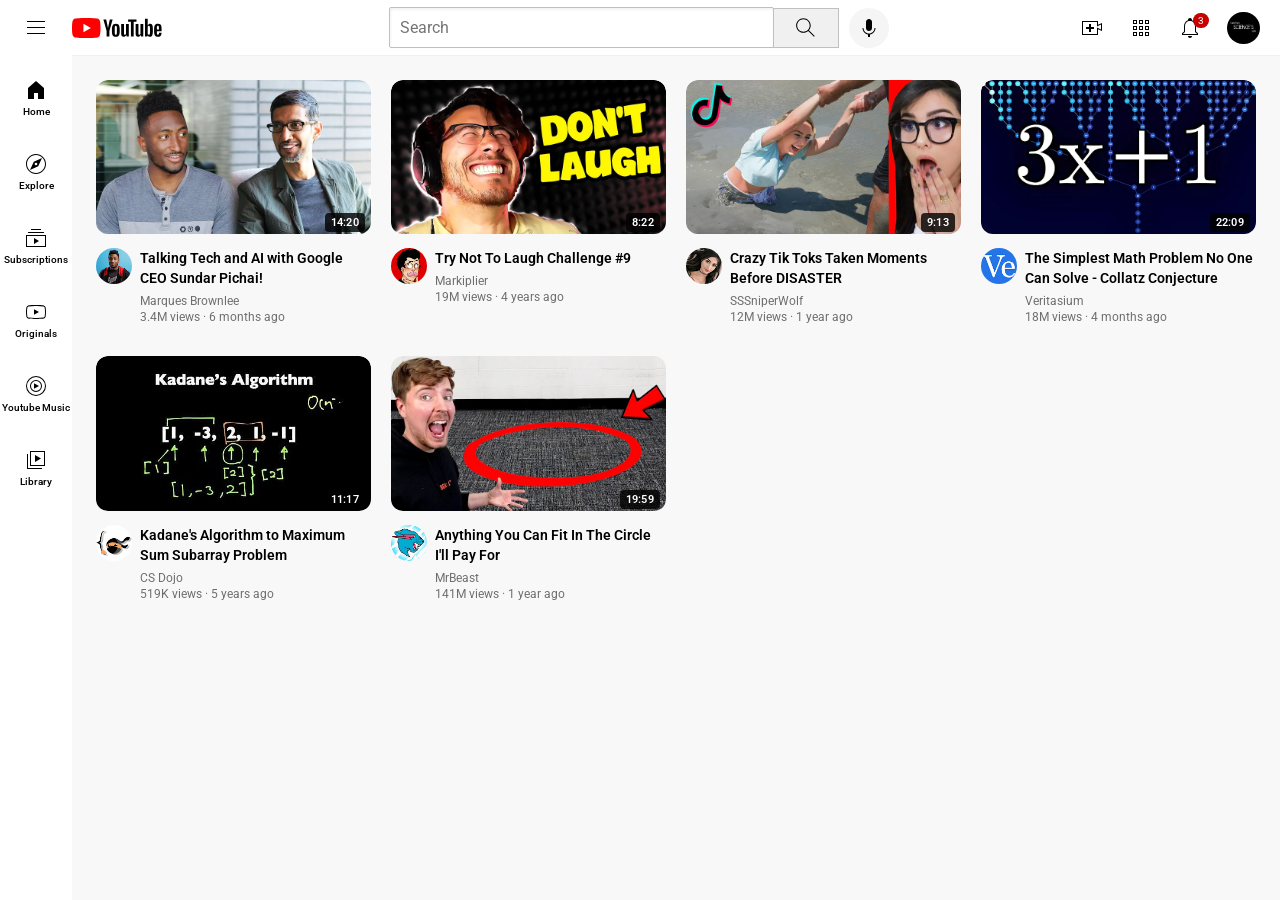
<file: index.html>
<!DOCTYPE html>
<html>
    <head>
        <title>Youtube.hehe</title>
        <link href="styles/video.css" rel="stylesheet">
        <link href="styles/header.css" rel="stylesheet">
        <link href="styles/general.css" rel="stylesheet">
        <link href="styles/sidebar.css" rel="stylesheet">

        <link rel="preconnect" href="https://fonts.googleapis.com">
        <link rel="preconnect" href="https://fonts.gstatic.com" crossorigin>
        <link href="https://fonts.googleapis.com/css2?family=Roboto:ital,wght@0,100..900;1,100..900&display=swap" rel="stylesheet">
    </head>

    <body>
        <div class="header">
            <div class="left-section">
                <img class="hamburger-menu" src="icons/hamburger-menu.svg">
                <img class="youtube-logo" src="icons/youtube-logo.svg">

            </div>
            <div class="middle-section">
                <input class="search-bar" type="text" placeholder="Search">
                <button class="search-button">
                    <img class="search-icon" src="icons/search.svg">
                    <div class="tooltip">Search</div>
                </button>
                <button class="voice-search-button">
                    <img  class="voice-search-icon"  src="icons/voice-search-icon.svg">
                    <div class="tooltip">Search with your voice</div>
                </button>

            </div>
            <div class="right-section">
                <div class="upload-icon-container">
                    <img class=upload-icon src="icons/upload.svg">
                    <div class="tooltip">Create</div>
                </div>
                
                <div class="youtube-apps-icon-container">
                    <img class="youtube-apps-icon" src="icons/youtube-apps.svg">
                    <div class="tooltip">Youtube apps</div>
                </div>
                
                <div class="notifications-icons-container">
                    <img class="notifications-icons" src="icons/notifications.svg">
                    <div class="notifications-count">3</div>
                    <div class="tooltip">Youtube apps</div>
                    
                </div>
                
                <img class="current-user-picture" src="channel-pics/image.png">

            </div>
            
        </div>
        
        <div class="sidebar">
            <div class="sidebar-link">
                <img src="icons/home.svg">
                <div>Home</div>
            </div>
            <div class="sidebar-link">
                <img src="icons/explore.svg">
                <div>Explore</div>
            </div>
            <div class="sidebar-link">
                <img src="icons/subscriptions.svg">
                <div>Subscriptions</div>
            </div>
            <div class="sidebar-link">
                <img src="icons/originals.svg">
                <div>Originals</div>
            </div>
            <div class="sidebar-link">
                <img src="icons/youtube-music.svg">
                <div>Youtube Music</div>
            </div>
            <div class="sidebar-link">
                <img src="icons/library.svg">
                <div>Library</div>
            </div>

        </div>

        <div class="video-grid">

            <div class="video-preview">

                <div class="thumbnail-row">
                    <a href="https://www.youtube.com/watch?v=n2RNcPRtAiY"> <img class="thumbnail" src="thumbnails/thumbnail-1.webp" alt="sundar pichai with marques brownlee"></a>
                    <div class="video-time">14:20</div>
                </div>
                
                <div class="video-info-grid">
                    <div class="channel-picture">
                        <img class="profile-picture" src="channel-pics/channel-1.jpeg">
                        
                    </div>
                    <div class="video-info">
                        <a class="video-link" href="https://youtu.be/dQw4w9WgXcQ?si=m1AdVmWn4e4xxbwE"> <p class="video-title">Talking Tech and AI with Google CEO Sundar Pichai!</p></a>
                        <a class="channel-link" href="https://www.youtube.com/c/mkbhd"> <p class="video-author">Marques Brownlee</p></a>
                        <p class="video-stats">3.4M views &#183; 6 months ago</p>
                    </div>
                    
                    
                </div>

                

                
            </div>

            <div class="video-preview">

                <div class="thumbnail-row">
                    <a href="https://www.youtube.com/watch?v=n2RNcPRtAiY"><img class="thumbnail" src="thumbnails/thumbnail-2.webp" alt="sundar pichai with marques brownlee"></a>
                    <div class="video-time">8:22</div>
                </div>
                
                <div class="video-info-grid">
                    <div class="channel-picture">
                        <img class="profile-picture" src="channel-pics/channel-2.jpeg">
                    </div>
                    <div class="video-info">
                        <p class="video-title">Try Not To Laugh Challenge #9</p>
                        <p class="video-author">Markiplier</p>
                        <p class="video-stats">19M views &#183; 4 years ago</p>
                    </div>
                    
                </div>

                

                
            </div>

                        <div class="video-preview">

                <div class="thumbnail-row">
                    <a href="https://www.youtube.com/watch?v=n2RNcPRtAiY"><img class="thumbnail" src="thumbnails/thumbnail-3.webp" alt="sundar pichai with marques brownlee"></a>
                    <div class="video-time">9:13</div>
                </div>
                
                <div class="video-info-grid">
                    <div class="channel-picture">
                        <img class="profile-picture" src="channel-pics/channel-3.jpeg">
                    </div>
                    <div class="video-info">
                        <p class="video-title">Crazy Tik Toks Taken Moments Before DISASTER</p>
                        <p class="video-author">SSSniperWolf</p>
                        <p class="video-stats">12M views · 1 year ago</p>
                    </div>
                    
                    
                </div>

                

                
            </div>

            <div class="video-preview">

                <div class="thumbnail-row">
                    <a href="https://www.youtube.com/watch?v=n2RNcPRtAiY"><img class="thumbnail" src="thumbnails/thumbnail-4.webp" alt="sundar pichai with marques brownlee"></a>
                    <div class="video-time">22:09</div>
                </div>
                
                <div class="video-info-grid">
                    <div class="channel-picture">
                        <img class="profile-picture" src="channel-pics/channel-4.jpeg">
                    </div>
                    <div class="video-info">
                        <p class="video-title">The Simplest Math Problem No One Can Solve - Collatz Conjecture</p>
                        <p class="video-author">Veritasium</p>
                        <p class="video-stats">18M views · 4 months ago</p>
                    </div>
                    
                </div>

                

                
            </div>

                        <div class="video-preview">

                <div class="thumbnail-row">
                    <a href="https://www.youtube.com/watch?v=n2RNcPRtAiY"><img class="thumbnail" src="thumbnails/thumbnail-5.webp" alt="sundar pichai with marques brownlee"></a>
                    <div class="video-time">11:17</div>
                </div>
                
                <div class="video-info-grid">
                    <div class="channel-picture">
                        <img class="profile-picture" src="channel-pics/channel-5.jpeg">
                    </div>
                    <div class="video-info">
                        <p class="video-title">Kadane's Algorithm to Maximum Sum Subarray Problem</p>
                        <p class="video-author">CS Dojo</p>
                        <p class="video-stats">519K views · 5 years ago</p>
                    </div>
                    
                    
                </div>

                

                
            </div>

            <div class="video-preview">

                <div class="thumbnail-row">
                    <a href="https://www.youtube.com/watch?v=n2RNcPRtAiY"><img class="thumbnail" src="thumbnails/thumbnail-6.webp" alt="sundar pichai with marques brownlee"></a>
                    <div class="video-time">19:59</div>
                </div>
                
                <div class="video-info-grid">
                    <div class="channel-picture">
                        <img class="profile-picture" src="channel-pics/channel-6.jpeg">
                    </div>
                    <div class="video-info">
                        <p class="video-title">Anything You Can Fit In The Circle I'll Pay For</p>
                        <p class="video-author">MrBeast</p>
                        <p class="video-stats">141M views · 1 year ago</p>
                    </div>
                    
                </div>

                

                
            </div>

        </div>

    </body>
</html>
</file>
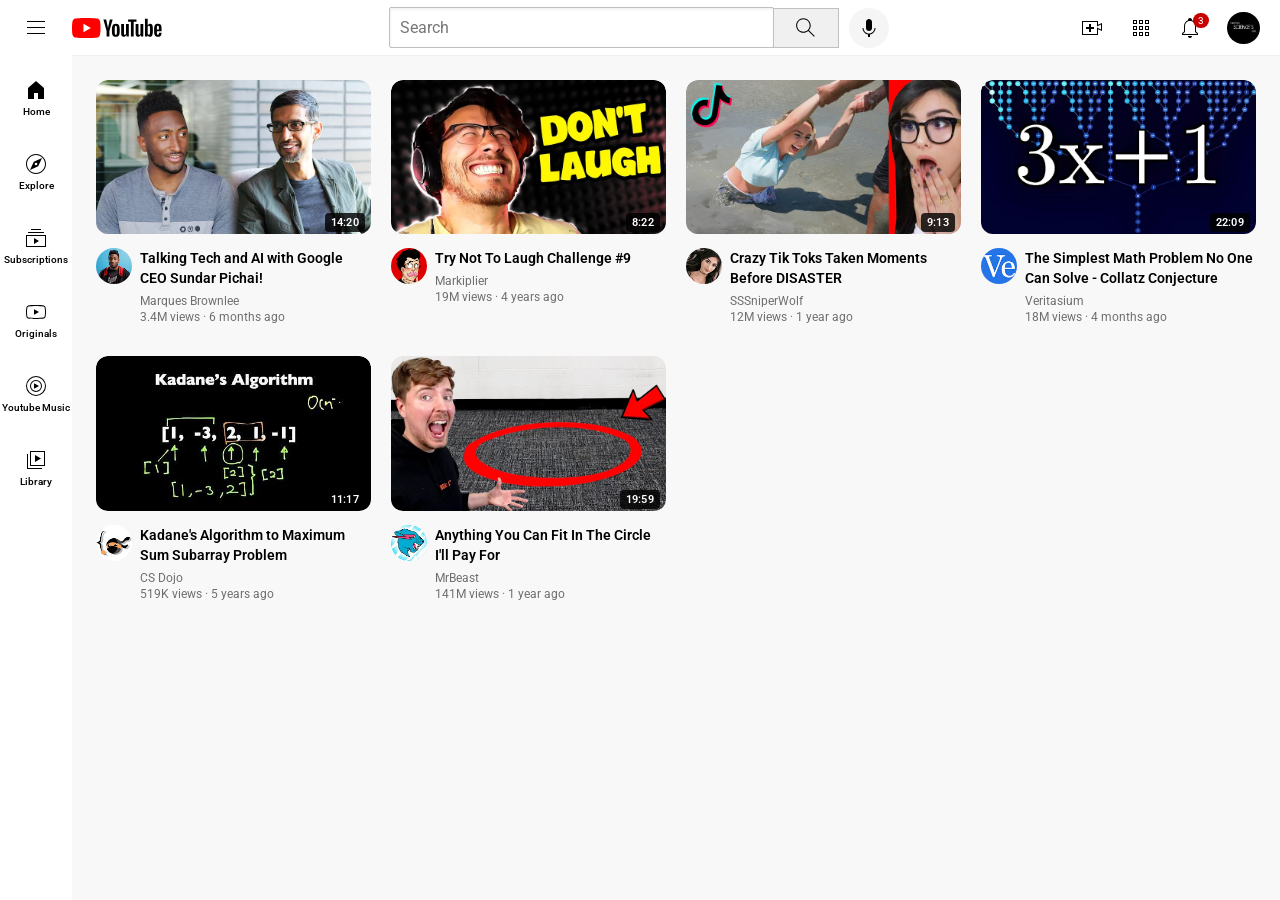
<file: youtbe.html>
<!DOCTYPE html>
<html>
    <head>
        <title>Youtube.hehe</title>
        <link href="styles/video.css" rel="stylesheet">
        <link href="styles/header.css" rel="stylesheet">
        <link href="styles/general.css" rel="stylesheet">
        <link href="styles/sidebar.css" rel="stylesheet">

        <link rel="preconnect" href="https://fonts.googleapis.com">
        <link rel="preconnect" href="https://fonts.gstatic.com" crossorigin>
        <link href="https://fonts.googleapis.com/css2?family=Roboto:ital,wght@0,100..900;1,100..900&display=swap" rel="stylesheet">
    </head>

    <body>
        <div class="header">
            <div class="left-section">
                <img class="hamburger-menu" src="icons/hamburger-menu.svg">
                <img class="youtube-logo" src="icons/youtube-logo.svg">

            </div>
            <div class="middle-section">
                <input class="search-bar" type="text" placeholder="Search">
                <button class="search-button">
                    <img class="search-icon" src="icons/search.svg">
                    <div class="tooltip">Search</div>
                </button>
                <button class="voice-search-button">
                    <img  class="voice-search-icon"  src="icons/voice-search-icon.svg">
                    <div class="tooltip">Search with your voice</div>
                </button>

            </div>
            <div class="right-section">
                <div class="upload-icon-container">
                    <img class=upload-icon src="icons/upload.svg">
                    <div class="tooltip">Create</div>
                </div>
                
                <div class="youtube-apps-icon-container">
                    <img class="youtube-apps-icon" src="icons/youtube-apps.svg">
                    <div class="tooltip">Youtube apps</div>
                </div>
                
                <div class="notifications-icons-container">
                    <img class="notifications-icons" src="icons/notifications.svg">
                    <div class="notifications-count">3</div>
                    <div class="tooltip">Youtube apps</div>
                    
                </div>
                
                <img class="current-user-picture" src="channel-pics/image.png">

            </div>
            
        </div>
        
        <div class="sidebar">
            <div class="sidebar-link">
                <img src="icons/home.svg">
                <div>Home</div>
            </div>
            <div class="sidebar-link">
                <img src="icons/explore.svg">
                <div>Explore</div>
            </div>
            <div class="sidebar-link">
                <img src="icons/subscriptions.svg">
                <div>Subscriptions</div>
            </div>
            <div class="sidebar-link">
                <img src="icons/originals.svg">
                <div>Originals</div>
            </div>
            <div class="sidebar-link">
                <img src="icons/youtube-music.svg">
                <div>Youtube Music</div>
            </div>
            <div class="sidebar-link">
                <img src="icons/library.svg">
                <div>Library</div>
            </div>

        </div>

        <div class="video-grid">

            <div class="video-preview">

                <div class="thumbnail-row">
                    <a href="https://www.youtube.com/watch?v=n2RNcPRtAiY"> <img class="thumbnail" src="thumbnails/thumbnail-1.webp" alt="sundar pichai with marques brownlee"></a>
                    <div class="video-time">14:20</div>
                </div>
                
                <div class="video-info-grid">
                    <div class="channel-picture">
                        <img class="profile-picture" src="channel-pics/channel-1.jpeg">
                        
                    </div>
                    <div class="video-info">
                        <a class="video-link" href="https://youtu.be/dQw4w9WgXcQ?si=m1AdVmWn4e4xxbwE"> <p class="video-title">Talking Tech and AI with Google CEO Sundar Pichai!</p></a>
                        <a class="channel-link" href="https://www.youtube.com/c/mkbhd"> <p class="video-author">Marques Brownlee</p></a>
                        <p class="video-stats">3.4M views &#183; 6 months ago</p>
                    </div>
                    
                    
                </div>

                

                
            </div>

            <div class="video-preview">

                <div class="thumbnail-row">
                    <a href="https://www.youtube.com/watch?v=n2RNcPRtAiY"><img class="thumbnail" src="thumbnails/thumbnail-2.webp" alt="sundar pichai with marques brownlee"></a>
                    <div class="video-time">8:22</div>
                </div>
                
                <div class="video-info-grid">
                    <div class="channel-picture">
                        <img class="profile-picture" src="channel-pics/channel-2.jpeg">
                    </div>
                    <div class="video-info">
                        <p class="video-title">Try Not To Laugh Challenge #9</p>
                        <p class="video-author">Markiplier</p>
                        <p class="video-stats">19M views &#183; 4 years ago</p>
                    </div>
                    
                </div>

                

                
            </div>

                        <div class="video-preview">

                <div class="thumbnail-row">
                    <a href="https://www.youtube.com/watch?v=n2RNcPRtAiY"><img class="thumbnail" src="thumbnails/thumbnail-3.webp" alt="sundar pichai with marques brownlee"></a>
                    <div class="video-time">9:13</div>
                </div>
                
                <div class="video-info-grid">
                    <div class="channel-picture">
                        <img class="profile-picture" src="channel-pics/channel-3.jpeg">
                    </div>
                    <div class="video-info">
                        <p class="video-title">Crazy Tik Toks Taken Moments Before DISASTER</p>
                        <p class="video-author">SSSniperWolf</p>
                        <p class="video-stats">12M views · 1 year ago</p>
                    </div>
                    
                    
                </div>

                

                
            </div>

            <div class="video-preview">

                <div class="thumbnail-row">
                    <a href="https://www.youtube.com/watch?v=n2RNcPRtAiY"><img class="thumbnail" src="thumbnails/thumbnail-4.webp" alt="sundar pichai with marques brownlee"></a>
                    <div class="video-time">22:09</div>
                </div>
                
                <div class="video-info-grid">
                    <div class="channel-picture">
                        <img class="profile-picture" src="channel-pics/channel-4.jpeg">
                    </div>
                    <div class="video-info">
                        <p class="video-title">The Simplest Math Problem No One Can Solve - Collatz Conjecture</p>
                        <p class="video-author">Veritasium</p>
                        <p class="video-stats">18M views · 4 months ago</p>
                    </div>
                    
                </div>

                

                
            </div>

                        <div class="video-preview">

                <div class="thumbnail-row">
                    <a href="https://www.youtube.com/watch?v=n2RNcPRtAiY"><img class="thumbnail" src="thumbnails/thumbnail-5.webp" alt="sundar pichai with marques brownlee"></a>
                    <div class="video-time">11:17</div>
                </div>
                
                <div class="video-info-grid">
                    <div class="channel-picture">
                        <img class="profile-picture" src="channel-pics/channel-5.jpeg">
                    </div>
                    <div class="video-info">
                        <p class="video-title">Kadane's Algorithm to Maximum Sum Subarray Problem</p>
                        <p class="video-author">CS Dojo</p>
                        <p class="video-stats">519K views · 5 years ago</p>
                    </div>
                    
                    
                </div>

                

                
            </div>

            <div class="video-preview">

                <div class="thumbnail-row">
                    <a href="https://www.youtube.com/watch?v=n2RNcPRtAiY"><img class="thumbnail" src="thumbnails/thumbnail-6.webp" alt="sundar pichai with marques brownlee"></a>
                    <div class="video-time">19:59</div>
                </div>
                
                <div class="video-info-grid">
                    <div class="channel-picture">
                        <img class="profile-picture" src="channel-pics/channel-6.jpeg">
                    </div>
                    <div class="video-info">
                        <p class="video-title">Anything You Can Fit In The Circle I'll Pay For</p>
                        <p class="video-author">MrBeast</p>
                        <p class="video-stats">141M views · 1 year ago</p>
                    </div>
                    
                </div>

                

                
            </div>

        </div>

    </body>
</html>
</file>
<file: styles/video.css>
.thumbnail {
    width: 100%;
    border-radius: 12px;
}

.video-title {
    margin-top: 0;
    font-size: 14px;
    font-weight: 600;
    line-height: 20px;
    margin-bottom: 6px;
}

.video-info-grid {
    display: grid;
    grid-template-columns: 44px 1fr;
}

.profile-picture {
    width: 36px;
    border-radius: 50%;
}

.thumbnail-row {
    margin-bottom: 10px;
    position: relative;
    overflow: hidden;
    border-radius: 12px;
}

.video-author, .video-stats {
    font-size: 12px;
    color: rgb(110, 110, 110);
}

.video-author {
    margin-bottom: 2px;
}

.video-grid {
    display: grid;
    grid-template-columns: 1fr 1fr 1fr;
    column-gap: 20px;
    row-gap: 32px;
}

@media (max-width: 750px) {
    .video-grid {
        grid-template-columns: 1fr 1fr;
    }
}

@media (min-width: 751px) and (max-width: 999px) {
    .video-grid {
        grid-template-columns: 1fr 1fr 1fr;
    }
}

@media (min-width: 1000px) {
    .video-grid {
        grid-template-columns: 1fr 1fr 1fr 1fr;
    }
}

.video-time {
    font-family: "Roboto", arial;
    font-size: 11px;
    font-weight: 600;
    padding: 3px 6px;
    border-radius: 4px;
    background-color: rgba(0, 0, 0, 0.8);
    color: white;
    position: absolute;
    bottom: 6px;
    right: 6px;
    letter-spacing: 0.3px;
}

.video-link {
    text-decoration: none;
    color: black;
}

.channel-link {
    text-decoration: none;
}

.video-preview {
    cursor: pointer;
}

.video-preview:hover .thumbnail {
    transform: scale(1.03);
    transition: transform 0.2s ease;
}
</file>
<file: styles/header.css>
.header{
    height:55px;
    display:flex;
    flex-direction: row;
    justify-content: space-between;
    position: fixed;
    top:0;
    left: 0;
    right: 0;
    z-index: 100;
    background-color: white;
    border-bottom: 1px solid rgb(240,240,240);
}

.left-section{
    
    display: flex;
    align-items: center;
}

.hamburger-menu{
    height:24px;
    margin-left: 24px;
    margin-right: 24px;
    cursor: pointer;
}
.youtube-logo{
    height:20px;
    cursor: pointer;
}
.middle-section{
    
    flex: 1;
    margin-left: 70px;
    margin-right: 35px;
    max-width: 500px;
    display: flex;
    align-items: center;
}

.search-bar{
    flex:1;
    height:36.5px;
    padding-left:10px ;
    font-size: 16px;
    border: 1px solid rgb(192,192,192) ;
    border-radius: 2px;
    box-shadow: inset 1px 2px 3px rgba(0,0,0,0.05);
    width: 0;
}
.search-bar::placeholder{
    font-family: "Roboto", Arial;
    font-size:16px;
    
}
.search-button{
    height:40px;
    width: 66px;
    background-color: rgb(240,240,240);
    border: 1px solid rgb(192,192,192);
    margin-left: -1px;
    margin-right: 10px;

    
}
.search-button,.voice-search-button, .upload-icon-container,.youtube-apps-icon-container,.notifications-icons-container{
    position: relative;
    display: flex;
    justify-content: center;
    align-items: center;
    cursor: pointer;
}
.search-button .tooltip,.voice-search-button .tooltip,.upload-icon-container .tooltip,.youtube-apps-icon-container .tooltip,.notifications-icons-container .tooltip{
    font-family: "Roboto",arial;
    font-size: 12px;
    position: absolute;
    background-color: gray;
    color:white;
    padding: 4px 8px;
    border-radius: 2px;
    bottom: -30px;
    opacity: 0;
    transition: opacity 0.15s;
    pointer-events: none;
    white-space: nowrap;
}
.search-button:hover .tooltip,.voice-search-button:hover .tooltip,.upload-icon-container:hover .tooltip,.youtube-apps-icon-container:hover .tooltip,.notifications-icons-container:hover .tooltip{
    opacity: 1;
}
.search-icon{
    height:25px;
    
}
.voice-search-button{
    height: 40px;
    width: 40px;
    border-radius: 20px;
    border: none;
    background-color: rgb(245,245,245);
}
.voice-search-icon{
    height:24px;
    
    
}
.right-section{
    
    width: 180px;
    margin-right: 20px;
    display: flex;
    align-items: center;
    justify-content: space-between;
    flex-shrink: 0;
}

.upload-icon{
    height: 24px;

}

.youtube-apps-icon{
    height: 24px;
}

.notifications-icons{
    height: 24px;
}
.notifications-icons-container{
    
    position: relative;

}
.notifications-count{
    font-family: "Roboto",arial;
    position: absolute;
    background-color: rgb(200,0,0);
    color: white;
    font-size: 10px;
    border-radius: 10px;
    top: -3px;
    right: -7px;
    padding: 2px 5px;

}

.current-user-picture{
    height: 32px;
    border-radius: 20px;
    cursor: pointer;
}
</file>
<file: styles/general.css>
p{
    font-family: "Roboto", arial;
    margin-top:0;
    margin-bottom: 0;
}
body{
    margin: 0;
    padding-top: 80px;
    padding-left:96px;
    padding-right: 24px ;
    background-color: rgb(248,248,248);
}
</file>
<file: styles/sidebar.css>
.sidebar{
    position: fixed;
    left: 0;
    bottom: 0;
    top: 55px;
    width: 72px ;
    background-color: white;
    z-index: 200;
    padding-top: 5px;
}

.sidebar-link{
    background-color: white;
    height: 74px;
    display: flex;
    justify-content: center;
    align-items: center;
    flex-direction: column;
    cursor: pointer;
}
.sidebar-link:hover{
    background-color: rgb(235,235,235);
}
.sidebar-link img{
    height: 24px;
    margin-bottom: 4px;
}
.sidebar-link div{
    font-family: "Roboto",arial;
    font-size:10px;
    font-weight: 500;

}
</file>
